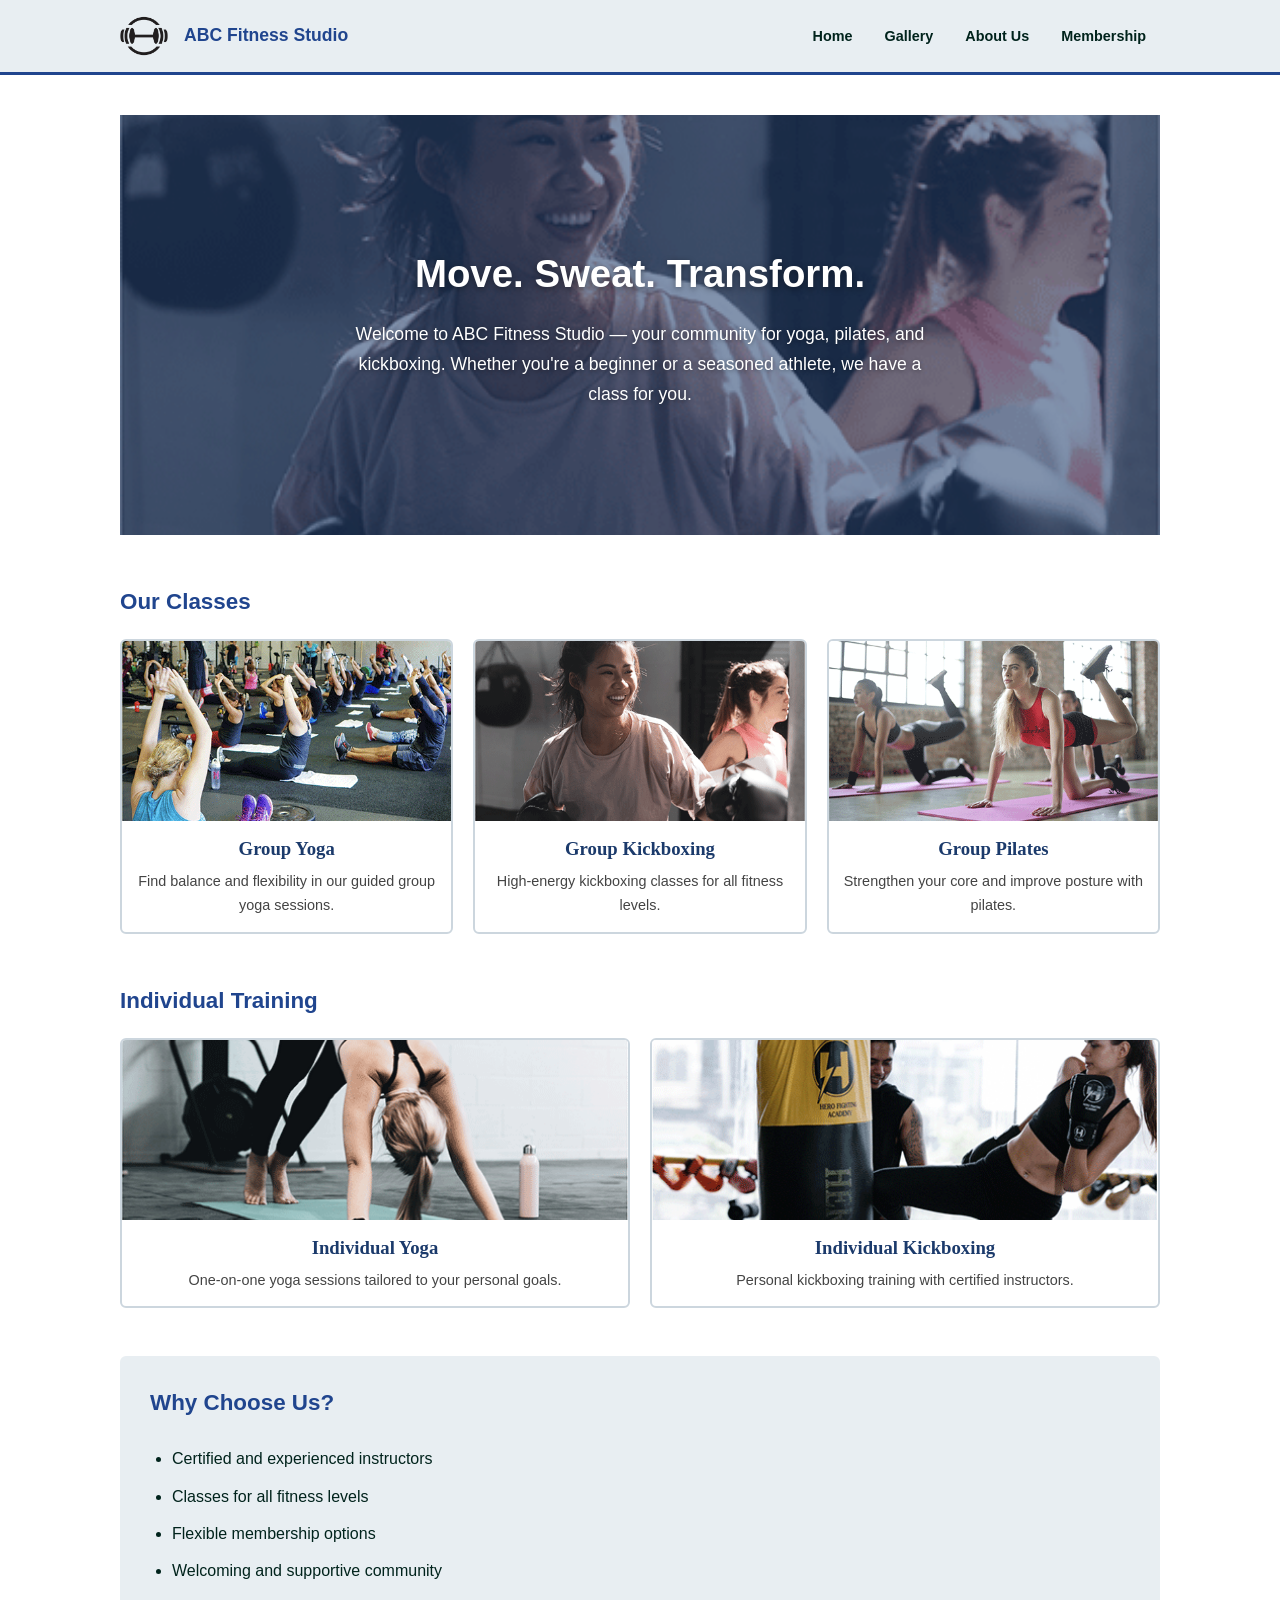
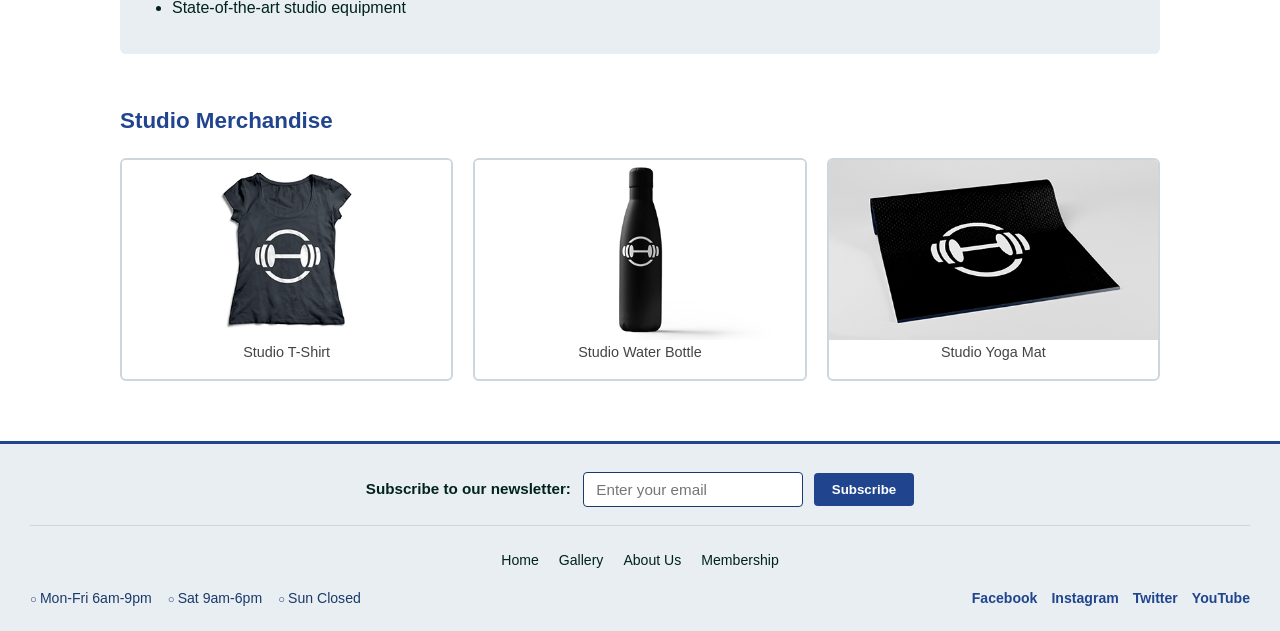
<file: index.html>
<!DOCTYPE html>
<html lang="en">
<head>
    <meta charset="UTF-8">
    <meta name="viewport" content="width=device-width, initial-scale=1.0">
    <title>ABC Fitness Studio - Home</title>
    <link rel="stylesheet" href="styles.css">
</head>
<body>

    <header class="site-header">
        <div class="header-inner">
            <a href="index.html"><img src="logo.png" alt="ABC Fitness Studio Logo" class="logo"></a>
            <h1 class="site-title">ABC Fitness Studio</h1>
            <button class="hamburger" id="hamburger" aria-label="Toggle navigation">&#9776;</button>
            <nav class="main-nav" id="mainNav">
                <button class="nav-close" id="navClose" aria-label="Close navigation">&#10005;</button>
                <ul>
                    <li><a href="index.html">Home</a></li>
                    <li><a href="gallery.html">Gallery</a></li>
                    <li><a href="about.html">About Us</a></li>
                    <li><a href="membership.html">Membership</a></li>
                </ul>
            </nav>
        </div>
    </header>

    <main class="main-content">

        <section class="hero">
            <img src="Client2_GroupKickboxing.png" alt="ABC Fitness Studio">
            <div class="hero-overlay">
                <h2>Move. Sweat. Transform.</h2>
                <p>Welcome to ABC Fitness Studio — your community for yoga, pilates, and kickboxing. Whether you're a beginner or a seasoned athlete, we have a class for you.</p>
            </div>
        </section>

        <section class="content-section">
            <h2>Our Classes</h2>
            <div class="card-grid">
                <div class="card">
                    <img src="Client2_GroupYoga.png" alt="Group Yoga Class">
                    <h3>Group Yoga</h3>
                    <p>Find balance and flexibility in our guided group yoga sessions.</p>
                </div>
                <div class="card">
                    <img src="Client2_GroupKickboxing.png" alt="Group Kickboxing Class">
                    <h3>Group Kickboxing</h3>
                    <p>High-energy kickboxing classes for all fitness levels.</p>
                </div>
                <div class="card">
                    <img src="Client2_GroupPilates.png" alt="Group Pilates Class">
                    <h3>Group Pilates</h3>
                    <p>Strengthen your core and improve posture with pilates.</p>
                </div>
            </div>
        </section>

        <section class="content-section">
            <h2>Individual Training</h2>
            <div class="card-grid">
                <div class="card">
                    <img src="Client2_IndividualYoga.png" alt="Individual Yoga Session">
                    <h3>Individual Yoga</h3>
                    <p>One-on-one yoga sessions tailored to your personal goals.</p>
                </div>
                <div class="card">
                    <img src="Client2_IndividualKickboxing.png" alt="Individual Kickboxing Session">
                    <h3>Individual Kickboxing</h3>
                    <p>Personal kickboxing training with certified instructors.</p>
                </div>
            </div>
        </section>

        <section class="content-section perks-section">
            <h2>Why Choose Us?</h2>
            <ul class="perks-list">
                <li>Certified and experienced instructors</li>
                <li>Classes for all fitness levels</li>
                <li>Flexible membership options</li>
                <li>Welcoming and supportive community</li>
                <li>State-of-the-art studio equipment</li>
            </ul>
        </section>

        <section class="content-section">
            <h2>Studio Merchandise</h2>
            <div class="card-grid">
                <div class="card">
                    <img src="Client2_TeeShirt.png" alt="ABC Fitness Studio T-Shirt">
                    <p>Studio T-Shirt</p>
                </div>
                <div class="card">
                    <img src="Client2_WaterBottle.png" alt="ABC Fitness Studio Water Bottle">
                    <p>Studio Water Bottle</p>
                </div>
                <div class="card">
                    <img src="Client2_YogaMat.png" alt="ABC Fitness Studio Yoga Mat">
                    <p>Studio Yoga Mat</p>
                </div>
            </div>
        </section>

    </main>

    <footer class="site-footer">
        <div class="footer-subscribe">
            <label for="subscribe-email">Subscribe to our newsletter:</label>
            <input type="email" id="subscribe-email" placeholder="Enter your email">
            <button>Subscribe</button>
        </div>
        <nav class="footer-nav">
            <ul>
                <li><a href="index.html">Home</a></li>
                <li><a href="gallery.html">Gallery</a></li>
                <li><a href="about.html">About Us</a></li>
                <li><a href="membership.html">Membership</a></li>
            </ul>
        </nav>
        <div class="footer-bottom">
            <div class="footer-hours">
                <span>Mon-Fri 6am-9pm</span>
                <span>Sat 9am-6pm</span>
                <span>Sun Closed</span>
            </div>
            <div class="footer-social">
                <a href="#">Facebook</a>
                <a href="#">Instagram</a>
                <a href="#">Twitter</a>
                <a href="#">YouTube</a>
            </div>
        </div>
    </footer>

    <script>
        // Hamburger navigation
        document.getElementById('hamburger').addEventListener('click', function () {
            document.getElementById('mainNav').classList.add('open');
        });
        document.getElementById('navClose').addEventListener('click', function () {
            document.getElementById('mainNav').classList.remove('open');
        });

        // Subscribe button alert
        document.querySelector('.footer-subscribe button').addEventListener('click', function () {
            alert('Thank you for subscribing.');
        });
    </script>

</body>
</html>
</file>
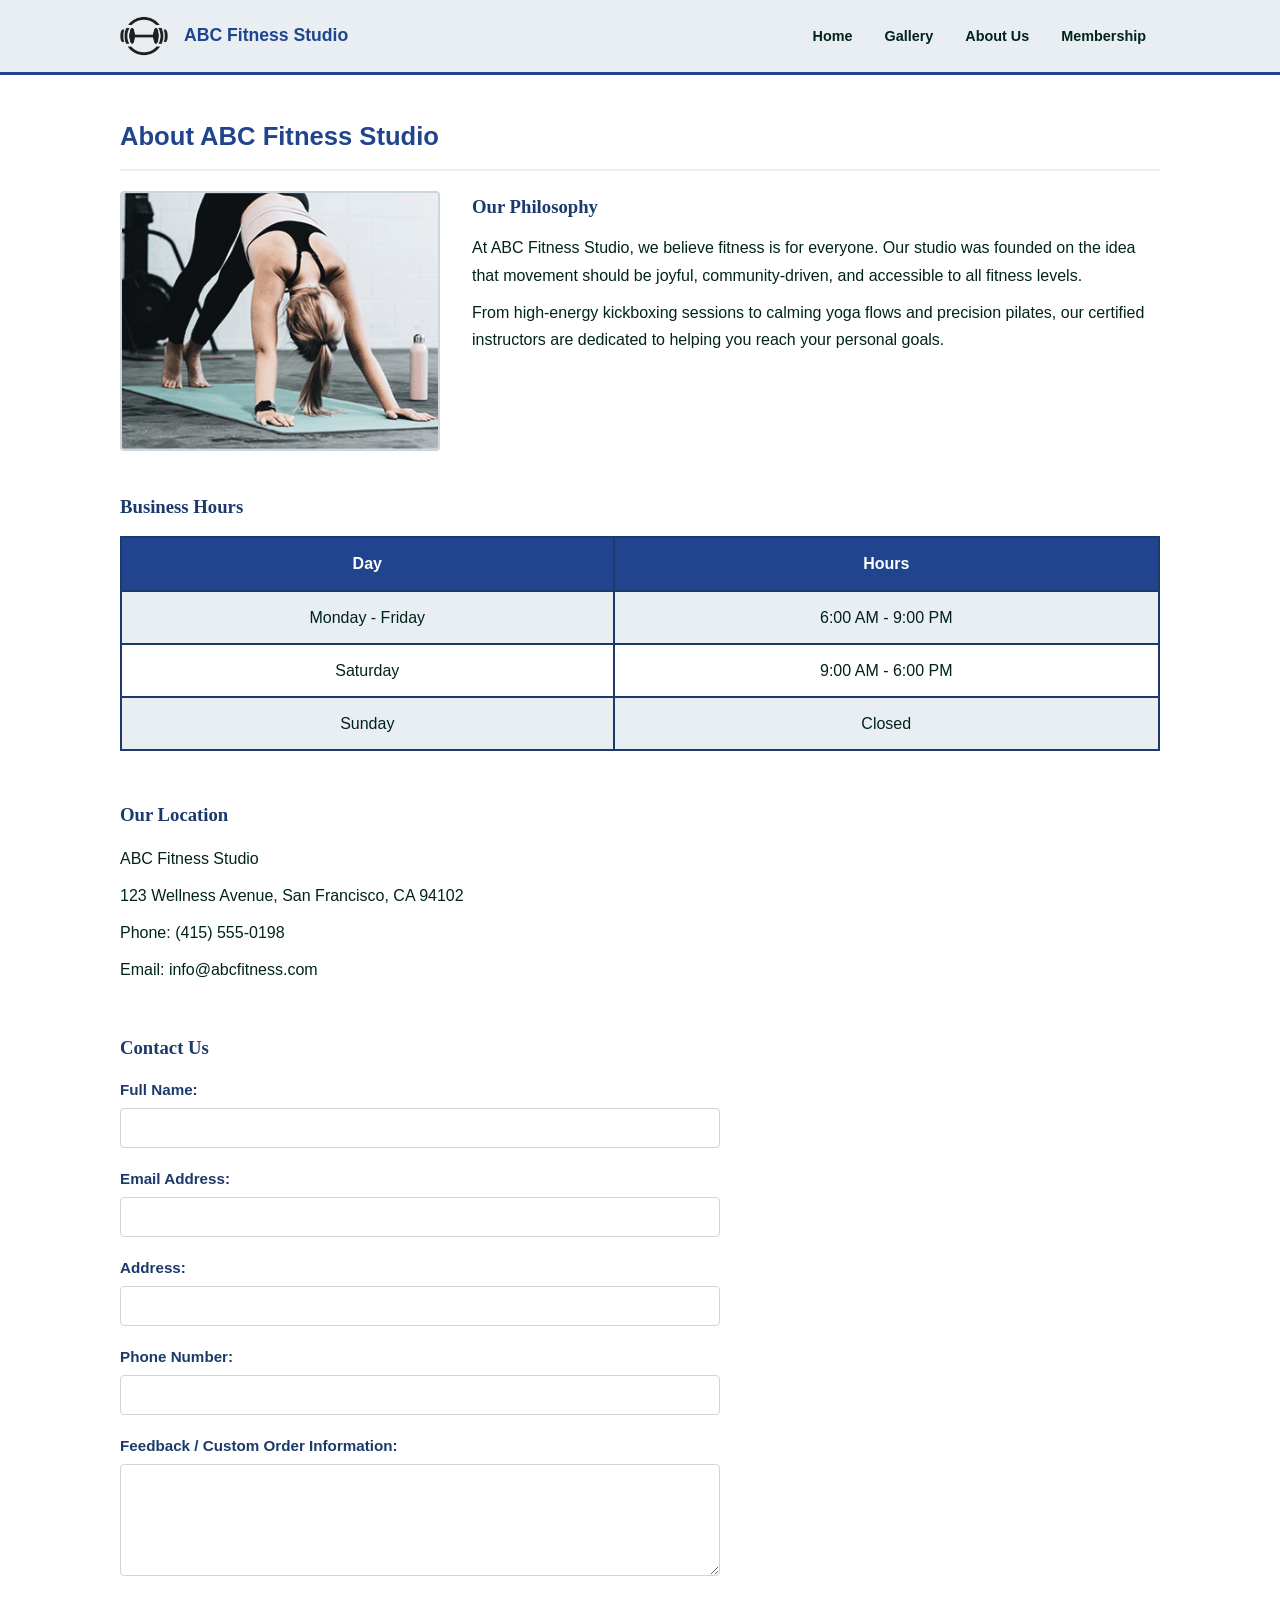
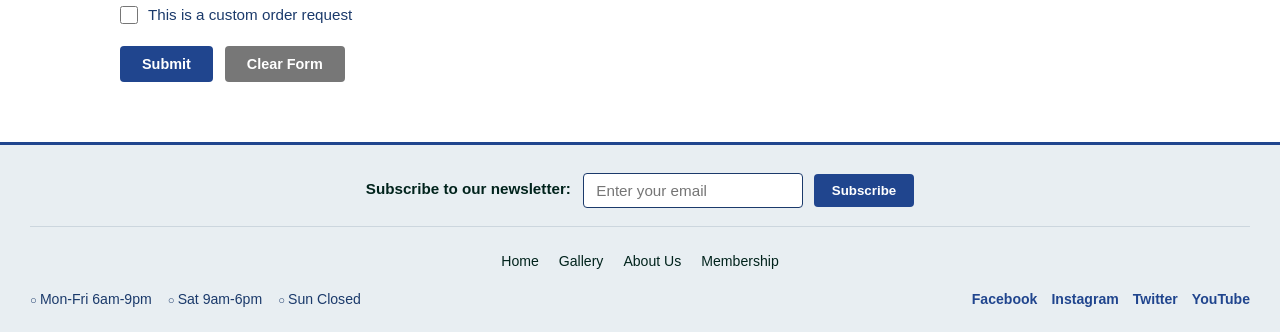
<file: about.html>
<!DOCTYPE html>
<html lang="en">
<head>
    <meta charset="UTF-8">
    <meta name="viewport" content="width=device-width, initial-scale=1.0">
    <title>ABC Fitness Studio - About Us</title>
    <link rel="stylesheet" href="styles.css">
</head>
<body>

    <header class="site-header">
        <div class="header-inner">
            <a href="index.html"><img src="logo.png" alt="ABC Fitness Studio Logo" class="logo"></a>
            <h1 class="site-title">ABC Fitness Studio</h1>
            <button class="hamburger" id="hamburger" aria-label="Toggle navigation">&#9776;</button>
            <nav class="main-nav" id="mainNav">
                <button class="nav-close" id="navClose" aria-label="Close navigation">&#10005;</button>
                <ul>
                    <li><a href="index.html">Home</a></li>
                    <li><a href="gallery.html">Gallery</a></li>
                    <li><a href="about.html">About Us</a></li>
                    <li><a href="membership.html">Membership</a></li>
                </ul>
            </nav>
        </div>
    </header>

    <main class="main-content">

        <h2 class="page-title">About ABC Fitness Studio</h2>

        <section class="content-section about-intro">
            <img src="Client2_IndividualYoga.png" alt="Individual Yoga Session" class="about-img">
            <div class="about-text">
                <h3>Our Philosophy</h3>
                <p>At ABC Fitness Studio, we believe fitness is for everyone. Our studio was founded on the idea that movement should be joyful, community-driven, and accessible to all fitness levels.</p>
                <p>From high-energy kickboxing sessions to calming yoga flows and precision pilates, our certified instructors are dedicated to helping you reach your personal goals.</p>
            </div>
        </section>

        <section class="content-section">
            <h3>Business Hours</h3>
            <table class="hours-table">
                <tr>
                    <th>Day</th>
                    <th>Hours</th>
                </tr>
                <tr>
                    <td>Monday - Friday</td>
                    <td>6:00 AM - 9:00 PM</td>
                </tr>
                <tr>
                    <td>Saturday</td>
                    <td>9:00 AM - 6:00 PM</td>
                </tr>
                <tr>
                    <td>Sunday</td>
                    <td>Closed</td>
                </tr>
            </table>
        </section>

        <section class="content-section">
            <h3>Our Location</h3>
            <p>ABC Fitness Studio</p>
            <p>123 Wellness Avenue, San Francisco, CA 94102</p>
            <p>Phone: (415) 555-0198</p>
            <p>Email: info@abcfitness.com</p>
        </section>

        <section class="content-section">
            <h3>Contact Us</h3>
            <form id="contactForm" class="contact-form" onsubmit="handleSubmit(event)">
                <div class="form-group">
                    <label for="name">Full Name:</label>
                    <input type="text" id="name" name="name" required>
                </div>
                <div class="form-group">
                    <label for="email">Email Address:</label>
                    <input type="email" id="email" name="email" required>
                </div>
                <div class="form-group">
                    <label for="address">Address:</label>
                    <input type="text" id="address" name="address">
                </div>
                <div class="form-group">
                    <label for="phone">Phone Number:</label>
                    <input type="tel" id="phone" name="phone">
                </div>
                <div class="form-group">
                    <label for="feedback">Feedback / Custom Order Information:</label>
                    <textarea id="feedback" name="feedback" rows="5"></textarea>
                </div>
                <div class="form-group form-checkbox">
                    <input type="checkbox" id="customOrder" name="customOrder">
                    <label for="customOrder">This is a custom order request</label>
                </div>
                <div class="form-actions">
                    <button type="submit" class="btn-primary" id="submitBtn">Submit</button>
                    <button type="button" class="btn-secondary" id="clearBtn">Clear Form</button>
                </div>
            </form>
        </section>

    </main>

    <footer class="site-footer">
        <div class="footer-subscribe">
            <label for="subscribe-email">Subscribe to our newsletter:</label>
            <input type="email" id="subscribe-email" placeholder="Enter your email">
            <button>Subscribe</button>
        </div>
        <nav class="footer-nav">
            <ul>
                <li><a href="index.html">Home</a></li>
                <li><a href="gallery.html">Gallery</a></li>
                <li><a href="about.html">About Us</a></li>
                <li><a href="membership.html">Membership</a></li>
            </ul>
        </nav>
        <div class="footer-bottom">
            <div class="footer-hours">
                <span>Mon-Fri 6am-9pm</span>
                <span>Sat 9am-6pm</span>
                <span>Sun Closed</span>
            </div>
            <div class="footer-social">
                <a href="#">Facebook</a>
                <a href="#">Instagram</a>
                <a href="#">Twitter</a>
                <a href="#">YouTube</a>
            </div>
        </div>
    </footer>

    <script>
        // Hamburger navigation
        document.getElementById('hamburger').addEventListener('click', function () {
            document.getElementById('mainNav').classList.add('open');
        });
        document.getElementById('navClose').addEventListener('click', function () {
            document.getElementById('mainNav').classList.remove('open');
        });

        // Subscribe button alert
        document.querySelector('.footer-subscribe button').addEventListener('click', function () {
            alert('Thank you for subscribing.');
        });

        // Submit form alert
        document.getElementById('contactForm').addEventListener('submit', function (event) {
            event.preventDefault();
            alert('Thank you for your message.');
        });

        // Clear Form button
        document.getElementById('clearBtn').addEventListener('click', function () {
            document.getElementById('contactForm').reset();
        });
    </script>

</body>
</html>
</file>
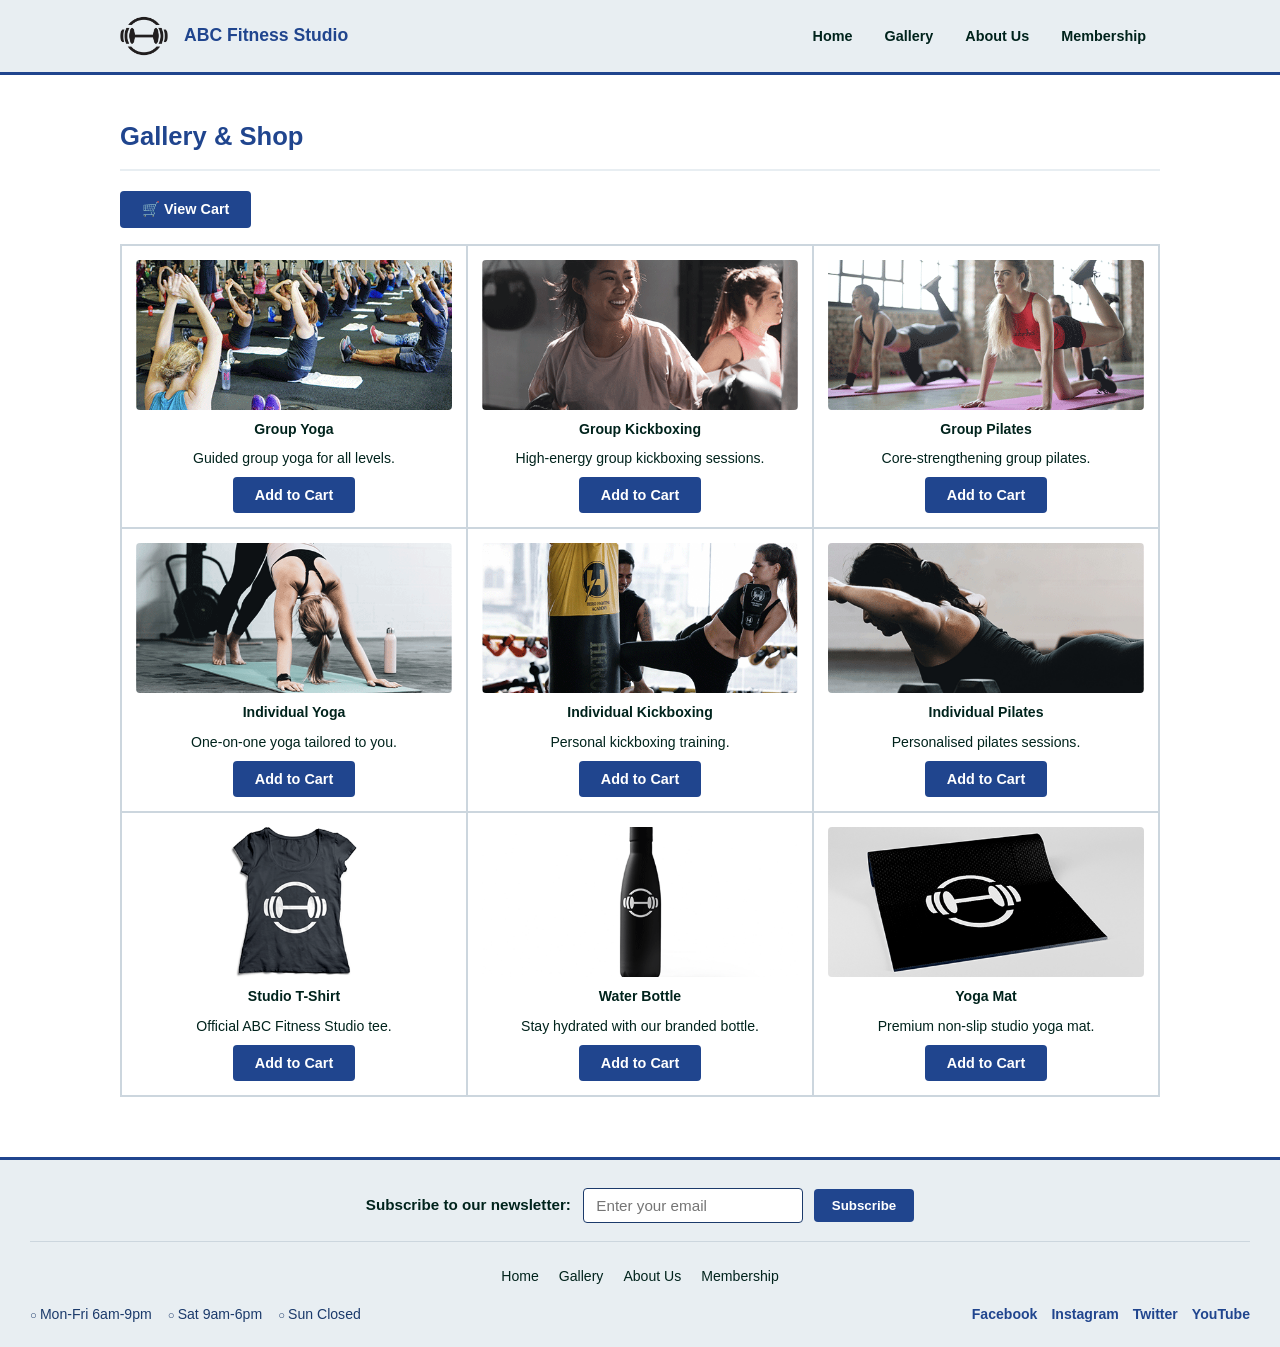
<file: gallery.html>
<!DOCTYPE html>
<html lang="en">
<head>
    <meta charset="UTF-8">
    <meta name="viewport" content="width=device-width, initial-scale=1.0">
    <title>ABC Fitness Studio - Gallery</title>
    <link rel="stylesheet" href="styles.css">
</head>
<body>

    <header class="site-header">
        <div class="header-inner">
            <a href="index.html"><img src="logo.png" alt="ABC Fitness Studio Logo" class="logo"></a>
            <h1 class="site-title">ABC Fitness Studio</h1>
            <button class="hamburger" id="hamburger" aria-label="Toggle navigation">&#9776;</button>
            <nav class="main-nav" id="mainNav">
                <button class="nav-close" id="navClose" aria-label="Close navigation">&#10005;</button>
                <ul>
                    <li><a href="index.html">Home</a></li>
                    <li><a href="gallery.html">Gallery</a></li>
                    <li><a href="about.html">About Us</a></li>
                    <li><a href="membership.html">Membership</a></li>
                </ul>
            </nav>
        </div>
    </header>

    <main class="main-content">

        <h2 class="page-title">Gallery &amp; Shop</h2>

        <button class="btn-primary view-cart-btn" id="viewCartBtn">&#128722; View Cart</button>

        <table class="gallery-table">
            <tr>
                <td>
                    <img src="Client2_GroupYoga.png" alt="Group Yoga Class">
                    <p><strong>Group Yoga</strong></p>
                    <p>Guided group yoga for all levels.</p>
                    <button class="btn-primary">Add to Cart</button>
                </td>
                <td>
                    <img src="Client2_GroupKickboxing.png" alt="Group Kickboxing Class">
                    <p><strong>Group Kickboxing</strong></p>
                    <p>High-energy group kickboxing sessions.</p>
                    <button class="btn-primary">Add to Cart</button>
                </td>
                <td>
                    <img src="Client2_GroupPilates.png" alt="Group Pilates Class">
                    <p><strong>Group Pilates</strong></p>
                    <p>Core-strengthening group pilates.</p>
                    <button class="btn-primary">Add to Cart</button>
                </td>
            </tr>
            <tr>
                <td>
                    <img src="Client2_IndividualYoga.png" alt="Individual Yoga Session">
                    <p><strong>Individual Yoga</strong></p>
                    <p>One-on-one yoga tailored to you.</p>
                    <button class="btn-primary">Add to Cart</button>
                </td>
                <td>
                    <img src="Client2_IndividualKickboxing.png" alt="Individual Kickboxing Session">
                    <p><strong>Individual Kickboxing</strong></p>
                    <p>Personal kickboxing training.</p>
                    <button class="btn-primary">Add to Cart</button>
                </td>
                <td>
                    <img src="Client2_IndividualPilates.png" alt="Individual Pilates Session">
                    <p><strong>Individual Pilates</strong></p>
                    <p>Personalised pilates sessions.</p>
                    <button class="btn-primary">Add to Cart</button>
                </td>
            </tr>
            <tr>
                <td>
                    <img src="Client2_TeeShirt.png" alt="ABC Fitness Studio T-Shirt">
                    <p><strong>Studio T-Shirt</strong></p>
                    <p>Official ABC Fitness Studio tee.</p>
                    <button class="btn-primary">Add to Cart</button>
                </td>
                <td>
                    <img src="Client2_WaterBottle.png" alt="ABC Fitness Studio Water Bottle">
                    <p><strong>Water Bottle</strong></p>
                    <p>Stay hydrated with our branded bottle.</p>
                    <button class="btn-primary">Add to Cart</button>
                </td>
                <td>
                    <img src="Client2_YogaMat.png" alt="ABC Fitness Studio Yoga Mat">
                    <p><strong>Yoga Mat</strong></p>
                    <p>Premium non-slip studio yoga mat.</p>
                    <button class="btn-primary">Add to Cart</button>
                </td>
            </tr>
        </table>

        <!-- Shopping Cart Modal -->
        <div id="cartModal" class="modal-overlay" style="display:none;">
            <div class="modal-box">
                <button class="modal-close" id="modalClose">&#10005;</button>
                <h3>Your Cart</h3>
                <ul id="cartItems"></ul>
                <div class="modal-actions">
                    <button class="btn-primary" id="processOrderBtn">Process Order</button>
                    <button class="btn-secondary" id="clearCartBtn">Clear Cart</button>
                </div>
            </div>
        </div>

    </main>

    <footer class="site-footer">
        <div class="footer-subscribe">
            <label for="subscribe-email">Subscribe to our newsletter:</label>
            <input type="email" id="subscribe-email" placeholder="Enter your email">
            <button>Subscribe</button>
        </div>
        <nav class="footer-nav">
            <ul>
                <li><a href="index.html">Home</a></li>
                <li><a href="gallery.html">Gallery</a></li>
                <li><a href="about.html">About Us</a></li>
                <li><a href="membership.html">Membership</a></li>
            </ul>
        </nav>
        <div class="footer-bottom">
            <div class="footer-hours">
                <span>Mon-Fri 6am-9pm</span>
                <span>Sat 9am-6pm</span>
                <span>Sun Closed</span>
            </div>
            <div class="footer-social">
                <a href="#">Facebook</a>
                <a href="#">Instagram</a>
                <a href="#">Twitter</a>
                <a href="#">YouTube</a>
            </div>
        </div>
    </footer>

    <script>
        // Hamburger navigation
        document.getElementById('hamburger').addEventListener('click', function () {
            document.getElementById('mainNav').classList.add('open');
        });
        document.getElementById('navClose').addEventListener('click', function () {
            document.getElementById('mainNav').classList.remove('open');
        });

        // Subscribe button alert
        document.querySelector('.footer-subscribe button').addEventListener('click', function () {
            alert('Thank you for subscribing.');
        });

        // Add to Cart alerts — all 9 buttons
        document.querySelectorAll('.gallery-table .btn-primary').forEach(function (btn) {
            btn.addEventListener('click', function () {
                alert('Item added to the cart.');
            });
        });

        // View Cart — open modal
        document.getElementById('viewCartBtn').addEventListener('click', function () {
            document.getElementById('cartModal').style.display = 'flex';
        });

        // Close modal (X button)
        document.getElementById('modalClose').addEventListener('click', function () {
            document.getElementById('cartModal').style.display = 'none';
        });

        // Clear Cart alert
        document.getElementById('clearCartBtn').addEventListener('click', function () {
            alert('Cart cleared.');
            document.getElementById('cartModal').style.display = 'none';
        });

        // Process Order alert
        document.getElementById('processOrderBtn').addEventListener('click', function () {
            alert('Thank you for your order.');
            document.getElementById('cartModal').style.display = 'none';
        });
    </script>

</body>
</html>
</file>
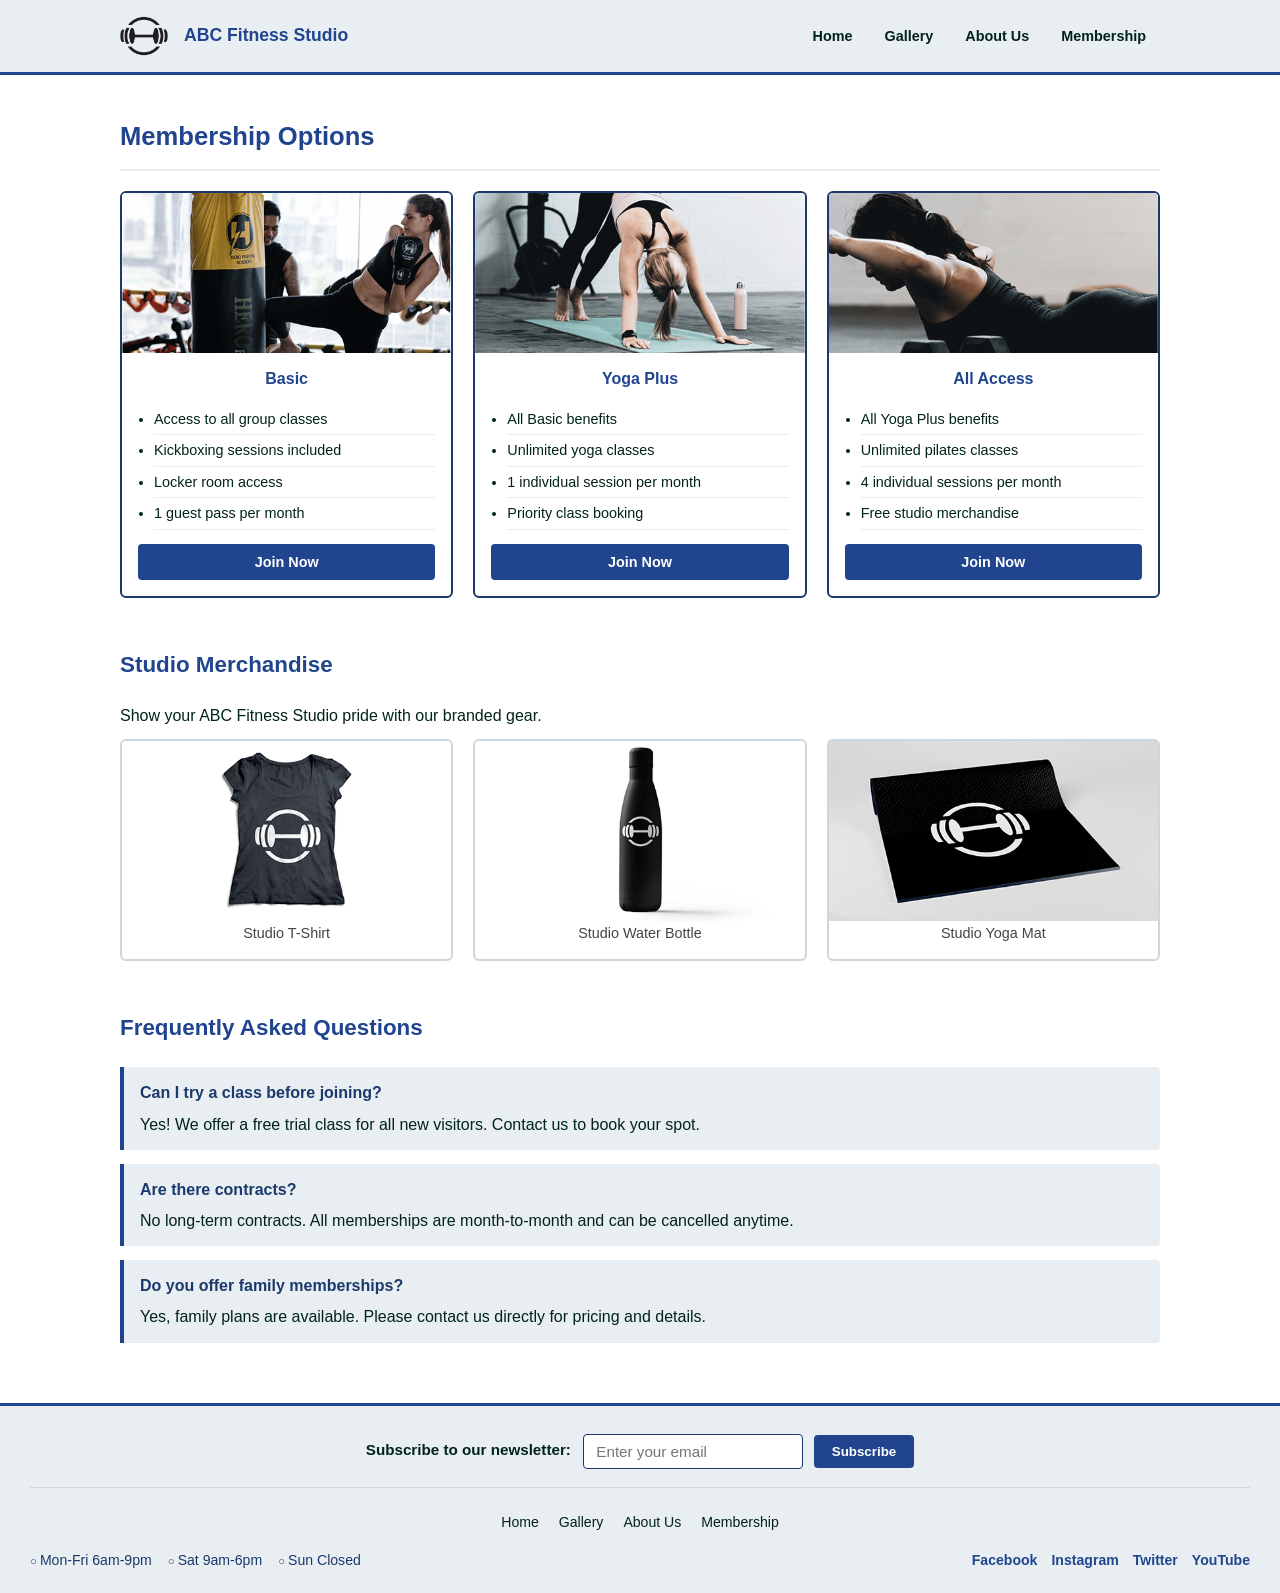
<file: membership.html>
<!DOCTYPE html>
<html lang="en">
<head>
    <meta charset="UTF-8">
    <meta name="viewport" content="width=device-width, initial-scale=1.0">
    <title>ABC Fitness Studio - Membership</title>
    <link rel="stylesheet" href="styles.css">
</head>
<body>

    <header class="site-header">
        <div class="header-inner">
            <a href="index.html"><img src="logo.png" alt="ABC Fitness Studio Logo" class="logo"></a>
            <h1 class="site-title">ABC Fitness Studio</h1>
            <button class="hamburger" id="hamburger" aria-label="Toggle navigation">&#9776;</button>
            <nav class="main-nav" id="mainNav">
                <button class="nav-close" id="navClose" aria-label="Close navigation">&#10005;</button>
                <ul>
                    <li><a href="index.html">Home</a></li>
                    <li><a href="gallery.html">Gallery</a></li>
                    <li><a href="about.html">About Us</a></li>
                    <li><a href="membership.html">Membership</a></li>
                </ul>
            </nav>
        </div>
    </header>

    <main class="main-content">

        <h2 class="page-title">Membership Options</h2>

        <div class="membership-grid">
            <section class="membership-card">
                <img src="Client2_IndividualKickboxing.png" alt="Kickboxing Membership">
                <h3>Basic</h3>
                <ul>
                    <li>Access to all group classes</li>
                    <li>Kickboxing sessions included</li>
                    <li>Locker room access</li>
                    <li>1 guest pass per month</li>
                </ul>
                <button class="btn-primary">Join Now</button>
            </section>

            <section class="membership-card">
                <img src="Client2_IndividualYoga.png" alt="Yoga Plus Membership">
                <h3>Yoga Plus</h3>
                <ul>
                    <li>All Basic benefits</li>
                    <li>Unlimited yoga classes</li>
                    <li>1 individual session per month</li>
                    <li>Priority class booking</li>
                </ul>
                <button class="btn-primary">Join Now</button>
            </section>

            <section class="membership-card">
                <img src="Client2_IndividualPilates.png" alt="All Access Membership">
                <h3>All Access</h3>
                <ul>
                    <li>All Yoga Plus benefits</li>
                    <li>Unlimited pilates classes</li>
                    <li>4 individual sessions per month</li>
                    <li>Free studio merchandise</li>
                </ul>
                <button class="btn-primary">Join Now</button>
            </section>
        </div>

        <section class="content-section">
            <h2>Studio Merchandise</h2>
            <p>Show your ABC Fitness Studio pride with our branded gear.</p>
            <div class="card-grid">
                <div class="card">
                    <img src="Client2_TeeShirt.png" alt="ABC Fitness Studio T-Shirt">
                    <p>Studio T-Shirt</p>
                </div>
                <div class="card">
                    <img src="Client2_WaterBottle.png" alt="ABC Fitness Studio Water Bottle">
                    <p>Studio Water Bottle</p>
                </div>
                <div class="card">
                    <img src="Client2_YogaMat.png" alt="ABC Fitness Studio Yoga Mat">
                    <p>Studio Yoga Mat</p>
                </div>
            </div>
        </section>

        <section class="content-section faq-section">
            <h2>Frequently Asked Questions</h2>
            <div class="faq-item">
                <h4>Can I try a class before joining?</h4>
                <p>Yes! We offer a free trial class for all new visitors. Contact us to book your spot.</p>
            </div>
            <div class="faq-item">
                <h4>Are there contracts?</h4>
                <p>No long-term contracts. All memberships are month-to-month and can be cancelled anytime.</p>
            </div>
            <div class="faq-item">
                <h4>Do you offer family memberships?</h4>
                <p>Yes, family plans are available. Please contact us directly for pricing and details.</p>
            </div>
        </section>

    </main>

    <footer class="site-footer">
        <div class="footer-subscribe">
            <label for="subscribe-email">Subscribe to our newsletter:</label>
            <input type="email" id="subscribe-email" placeholder="Enter your email">
            <button>Subscribe</button>
        </div>
        <nav class="footer-nav">
            <ul>
                <li><a href="index.html">Home</a></li>
                <li><a href="gallery.html">Gallery</a></li>
                <li><a href="about.html">About Us</a></li>
                <li><a href="membership.html">Membership</a></li>
            </ul>
        </nav>
        <div class="footer-bottom">
            <div class="footer-hours">
                <span>Mon-Fri 6am-9pm</span>
                <span>Sat 9am-6pm</span>
                <span>Sun Closed</span>
            </div>
            <div class="footer-social">
                <a href="#">Facebook</a>
                <a href="#">Instagram</a>
                <a href="#">Twitter</a>
                <a href="#">YouTube</a>
            </div>
        </div>
    </footer>

    <script>
        // Hamburger navigation
        document.getElementById('hamburger').addEventListener('click', function () {
            document.getElementById('mainNav').classList.add('open');
        });
        document.getElementById('navClose').addEventListener('click', function () {
            document.getElementById('mainNav').classList.remove('open');
        });

        // Subscribe button alert
        document.querySelector('.footer-subscribe button').addEventListener('click', function () {
            alert('Thank you for subscribing.');
        });
    </script>

</body>
</html>
</file>
<file: styles.css>
/* =============================================
   ABC Fitness Studio — Stylesheet
   Color Palette 2 | Typography Option 2
   ============================================= */

:root {
    --blue: #20458E;
    --navy: #1B3A6B;
    --gray: #E8EEF2;
    --dark: #00231C;
    --white: #ffffff;
    --mid-gray: #777777;
    --border: #ccd6de;
}

*, *::before, *::after { margin: 0; padding: 0; box-sizing: border-box; }

body {
    font-family: Calibri, sans-serif;
    font-size: 16px;
    color: var(--dark);
    background: var(--white);
    line-height: 1.7;
}

h1, h2, h4 {
    font-family: Arial, sans-serif;
    font-weight: bold;
    color: var(--blue);
    margin-bottom: 10px;
}

h3 {
    font-family: Comfortaa, cursive;
    font-weight: 700;
    color: var(--navy);
    margin-bottom: 8px;
}

p { margin-bottom: 10px; }
p:last-child { margin-bottom: 0; }
ul { list-style: none; }
img { display: block; max-width: 100%; }
a { color: var(--blue); text-decoration: none; }
a:hover { text-decoration: underline; }

/* =============================================
   BUTTONS
   ============================================= */
.btn-primary {
    display: inline-block;
    padding: 10px 22px;
    background-color: var(--blue);
    color: var(--white);
    border: none;
    border-radius: 4px;
    font-family: Arial, sans-serif;
    font-weight: bold;
    font-size: 0.9rem;
    cursor: pointer;
    transition: background-color 0.2s;
}
.btn-primary:hover { background-color: var(--navy); }

.btn-secondary {
    display: inline-block;
    padding: 10px 22px;
    background-color: var(--mid-gray);
    color: var(--white);
    border: none;
    border-radius: 4px;
    font-family: Arial, sans-serif;
    font-weight: bold;
    font-size: 0.9rem;
    cursor: pointer;
    transition: background-color 0.2s;
}
.btn-secondary:hover { background-color: #555; }

/* =============================================
   HEADER
   logo left | nav right | hamburger hidden on desktop
   ============================================= */
.site-header {
    background-color: var(--gray);
    border-bottom: 3px solid var(--blue);
    position: sticky;
    top: 0;
    z-index: 100;
}

.header-inner {
    max-width: 1100px;
    margin: 0 auto;
    padding: 12px 30px;
    display: flex;
    align-items: center;
    gap: 16px;
}

.logo {
    height: 48px;
    width: 48px;
    object-fit: contain;
    flex-shrink: 0;
}

/* push nav to the right */
.main-nav { margin-left: auto; }

.main-nav ul {
    display: flex;
    gap: 4px;
    list-style: none;
}

.main-nav a {
    display: block;
    padding: 8px 14px;
    font-family: Arial, sans-serif;
    font-weight: bold;
    font-size: 0.9rem;
    color: var(--dark);
    border-radius: 4px;
    transition: background-color 0.2s, color 0.2s;
}
.main-nav a:hover {
    background-color: var(--blue);
    color: var(--white);
    text-decoration: none;
}

.site-title {
    font-size: 1.1rem;
    color: var(--blue);
    margin-bottom: 0;
    white-space: nowrap;
}

.hamburger {
    display: none;
    background: none;
    border: none;
    font-size: 1.6rem;
    color: var(--dark);
    cursor: pointer;
    padding: 4px;
    margin-left: auto;
}

.nav-close { display: none; }

/* =============================================
   MAIN WRAPPER
   ============================================= */
.main-content {
    max-width: 1100px;
    margin: 40px auto;
    padding: 0 30px;
}

.page-title {
    font-size: 1.6rem;
    margin-bottom: 28px;
    padding-bottom: 10px;
    border-bottom: 2px solid var(--gray);
}

.content-section { margin-bottom: 48px; }
.content-section h2 { font-size: 1.4rem; margin-bottom: 18px; }
.content-section h3 { margin-bottom: 14px; }

/* =============================================
   HERO — full-width image with text overlay
   ============================================= */
.hero {
    position: relative;
    width: 100%;
    height: 420px;
    overflow: hidden;
    margin-bottom: 48px;
}

.hero img {
    width: 100%;
    height: 100%;
    object-fit: cover;
    display: block;
}

.hero-overlay {
    position: absolute;
    inset: 0;
    background: rgba(27, 58, 107, 0.55);
    display: flex;
    flex-direction: column;
    align-items: center;
    justify-content: center;
    text-align: center;
    padding: 30px;
}

.hero-overlay h2 {
    font-size: 2.4rem;
    color: var(--white);
    margin-bottom: 14px;
    text-shadow: 0 2px 6px rgba(0,0,0,0.4);
}

.hero-overlay p {
    font-size: 1.1rem;
    color: var(--white);
    max-width: 600px;
    margin-bottom: 0;
    text-shadow: 0 1px 4px rgba(0,0,0,0.4);
}

/* =============================================
   CARD GRID — 3 columns, equal height cards
   ============================================= */
.card-grid {
    display: flex;
    gap: 20px;
    flex-wrap: wrap;
}

.card {
    flex: 1 1 200px;
    border: 2px solid var(--border);
    border-radius: 6px;
    overflow: hidden;
    display: flex;
    flex-direction: column;
    text-align: center;
}

.card img {
    width: 100%;
    height: 180px;
    object-fit: cover;
}

.card h3 { margin: 12px 12px 4px; }
.card p { margin: 0 12px 14px; font-size: 0.9rem; color: #444; }

/* =============================================
   PERKS SECTION
   ============================================= */
.perks-section {
    background-color: var(--gray);
    border-radius: 6px;
    padding: 28px 30px;
}

.perks-list {
    list-style: disc;
    padding-left: 22px;
}

.perks-list li { padding: 5px 0; }

/* =============================================
   GALLERY TABLE — 3x3, equal cells
   ============================================= */
.page-title { margin-bottom: 20px; }

.view-cart-btn { margin-bottom: 16px; }

.gallery-table {
    width: 100%;
    border-collapse: collapse;
    table-layout: fixed;
}

.gallery-table td {
    border: 2px solid var(--border);
    padding: 14px;
    text-align: center;
    vertical-align: top;
    width: 33.33%;
}

.gallery-table td img {
    width: 100%;
    height: 150px;
    object-fit: cover;
    border-radius: 4px;
    margin-bottom: 8px;
}

.gallery-table td p { font-size: 0.88rem; margin-bottom: 6px; }

/* =============================================
   MODAL
   ============================================= */
.modal-overlay {
    position: fixed;
    inset: 0;
    background-color: rgba(0,0,0,0.55);
    z-index: 200;
    display: flex;
    align-items: center;
    justify-content: center;
}

.modal-box {
    background: var(--white);
    width: 420px;
    max-width: 92vw;
    border-radius: 8px;
    border: 2px solid var(--navy);
    padding: 30px;
    position: relative;
}

.modal-box h3 {
    font-family: Arial, sans-serif;
    font-size: 1.2rem;
    color: var(--blue);
    margin-bottom: 16px;
}

.modal-box ul {
    list-style: disc;
    padding-left: 20px;
    margin-bottom: 20px;
    min-height: 40px;
}

.modal-box ul li { padding: 4px 0; }

.modal-close {
    position: absolute;
    top: 12px;
    right: 14px;
    background: none;
    border: none;
    font-size: 1.2rem;
    cursor: pointer;
    color: var(--dark);
}
.modal-close:hover { color: var(--blue); }

.modal-actions { display: flex; gap: 12px; }

/* =============================================
   ABOUT PAGE — image left, text right
   ============================================= */
.about-intro {
    display: flex;
    gap: 32px;
    align-items: flex-start;
    margin-bottom: 40px;
}

.about-img {
    width: 320px;
    flex-shrink: 0;
    height: 260px;
    object-fit: cover;
    border: 2px solid var(--border);
    border-radius: 4px;
}

.about-text h3 { margin-bottom: 12px; }

/* Hours table */
.hours-table {
    width: 100%;
    border-collapse: collapse;
}

.hours-table th,
.hours-table td {
    border: 2px solid var(--navy);
    padding: 12px 20px;
    text-align: center;
}

.hours-table th {
    background-color: var(--blue);
    color: var(--white);
    font-family: Arial, sans-serif;
}

.hours-table tr:nth-child(even) td { background-color: var(--gray); }

/* =============================================
   CONTACT FORM
   ============================================= */
.contact-form { max-width: 600px; }

.form-group { margin-bottom: 18px; }

.form-group label {
    display: block;
    font-family: Arial, sans-serif;
    font-weight: bold;
    color: var(--navy);
    margin-bottom: 5px;
    font-size: 0.95rem;
}

.form-group input[type="text"],
.form-group input[type="email"],
.form-group input[type="tel"],
.form-group textarea {
    width: 100%;
    padding: 10px 12px;
    border: 1px solid var(--border);
    border-radius: 4px;
    font-family: Calibri, sans-serif;
    font-size: 1rem;
    color: var(--dark);
    transition: border-color 0.2s;
}

.form-group input:focus,
.form-group textarea:focus {
    outline: none;
    border-color: var(--blue);
    box-shadow: 0 0 0 2px rgba(32,69,142,0.15);
}

.form-checkbox { display: flex; align-items: center; gap: 10px; }
.form-checkbox input[type="checkbox"] { width: 18px; height: 18px; cursor: pointer; flex-shrink: 0; }
.form-checkbox label { display: inline; font-weight: normal; margin-bottom: 0; }

.form-actions { display: flex; gap: 12px; margin-top: 6px; }

/* =============================================
   MEMBERSHIP CARDS — image top, list, button bottom
   matches wireframe card layout
   ============================================= */
.membership-grid {
    display: flex;
    gap: 20px;
    flex-wrap: wrap;
    margin-bottom: 48px;
}

.membership-card {
    flex: 1 1 240px;
    border: 2px solid var(--navy);
    border-radius: 6px;
    overflow: hidden;
    display: flex;
    flex-direction: column;
}

.membership-card img {
    width: 100%;
    height: 160px;
    object-fit: cover;
}

.membership-card h3 {
    font-family: Arial, sans-serif;
    font-size: 1rem;
    color: var(--blue);
    text-align: center;
    padding: 12px 16px 6px;
    margin-bottom: 0;
}

.membership-card ul {
    list-style: disc;
    padding: 6px 16px 14px 32px;
    flex: 1;
}

.membership-card ul li {
    padding: 3px 0;
    font-size: 0.9rem;
    border-bottom: 1px solid var(--gray);
}

.membership-card .btn-primary {
    margin: 0 16px 16px;
    width: calc(100% - 32px);
    text-align: center;
    display: block;
}

/* FAQ */
.faq-section h2 { margin-bottom: 20px; }

.faq-item {
    border-left: 4px solid var(--blue);
    padding: 12px 16px;
    margin-bottom: 14px;
    background-color: var(--gray);
    border-radius: 0 4px 4px 0;
}

.faq-item h4 { font-size: 1rem; color: var(--navy); margin-bottom: 4px; }
.faq-item p { margin-bottom: 0; }

/* =============================================
   FOOTER — hours left, social right (wireframe)
   subscribe bar above
   ============================================= */
.site-footer {
    background-color: var(--gray);
    border-top: 3px solid var(--blue);
    padding: 28px 30px 20px;
    margin-top: 60px;
}

.footer-subscribe {
    text-align: center;
    margin-bottom: 20px;
    padding-bottom: 18px;
    border-bottom: 1px solid var(--border);
}

.footer-subscribe label {
    font-family: Arial, sans-serif;
    font-weight: bold;
    margin-right: 8px;
    font-size: 0.95rem;
}

.footer-subscribe input[type="email"] {
    padding: 8px 12px;
    border: 1px solid var(--navy);
    border-radius: 4px;
    font-family: Calibri, sans-serif;
    font-size: 0.95rem;
    width: 220px;
    vertical-align: middle;
}

.footer-subscribe button {
    padding: 9px 18px;
    background-color: var(--blue);
    color: var(--white);
    border: none;
    border-radius: 4px;
    font-family: Arial, sans-serif;
    font-weight: bold;
    cursor: pointer;
    margin-left: 6px;
    vertical-align: middle;
    transition: background-color 0.2s;
}
.footer-subscribe button:hover { background-color: var(--navy); }

/* hours left + social right — matches wireframe */
.footer-bottom {
    display: flex;
    justify-content: space-between;
    align-items: center;
}

.footer-hours {
    font-size: 0.88rem;
    color: var(--navy);
    display: flex;
    gap: 16px;
}

.footer-hours span::before {
    content: "○ ";
    font-size: 0.7rem;
}

.footer-social { display: flex; gap: 14px; }

.footer-social a {
    font-family: Arial, sans-serif;
    font-weight: bold;
    font-size: 0.88rem;
    color: var(--blue);
}
.footer-social a:hover { color: var(--navy); }

.footer-nav {
    text-align: center;
    margin-bottom: 14px;
}

.footer-nav ul {
    display: flex;
    justify-content: center;
    gap: 20px;
    list-style: none;
}

.footer-nav a {
    font-family: Arial, sans-serif;
    font-size: 0.88rem;
    color: var(--dark);
}
.footer-nav a:hover { text-decoration: underline; }

/* =============================================
   RESPONSIVE — Tablet ≤900px
   ============================================= */
@media (max-width: 900px) {
    .about-intro { flex-direction: column; }
    .about-img { width: 100%; height: 220px; }
    .hero { height: 300px; }
    .hero-overlay h2 { font-size: 1.8rem; }
}

/* =============================================
   RESPONSIVE — Mobile ≤640px
   ============================================= */
@media (max-width: 640px) {

    /* show hamburger, hide desktop nav */
    .hamburger { display: block; }
    .site-title { display: none; }

    .main-nav {
        display: none;
        position: fixed;
        top: 0; right: 0;
        width: 75%;
        max-width: 300px;
        height: 100%;
        background-color: var(--gray);
        border-left: 3px solid var(--blue);
        flex-direction: column;
        padding-top: 10px;
        z-index: 300;
        overflow-y: auto;
        margin-left: 0;
    }

    .main-nav.open { display: flex; }

    .nav-close {
        display: block;
        align-self: flex-end;
        background: none;
        border: none;
        font-size: 1.5rem;
        padding: 10px 16px;
        cursor: pointer;
        color: var(--dark);
    }

    .main-nav ul { flex-direction: column; gap: 0; width: 100%; }
    .main-nav ul li { border-bottom: 1px solid var(--border); }
    .main-nav a { display: block; padding: 14px 20px; font-size: 1rem; border-radius: 0; }

    .main-content { padding: 0 16px; margin: 24px auto; }

    .hero { height: 240px; }
    .hero-overlay h2 { font-size: 1.4rem; }
    .hero-overlay p { font-size: 0.9rem; }

    .card-grid { flex-direction: column; }
    .card { flex: none; }

    /* gallery table stacks to single column */
    .gallery-table,
    .gallery-table tbody,
    .gallery-table tr,
    .gallery-table td {
        display: block;
        width: 100%;
    }
    .gallery-table td { border-bottom: 2px solid var(--border); }

    .membership-grid { flex-direction: column; }

    .footer-bottom { flex-direction: column; gap: 12px; text-align: center; }
    .footer-hours { flex-direction: column; gap: 4px; align-items: center; }

    .footer-subscribe input[type="email"] { width: 100%; display: block; margin-bottom: 8px; }
    .footer-subscribe button { margin-left: 0; width: 100%; display: block; }

    .footer-nav ul { flex-wrap: wrap; gap: 10px; }

    .form-actions { flex-direction: column; }
    .form-actions .btn-primary,
    .form-actions .btn-secondary { width: 100%; text-align: center; }
}
</file>
